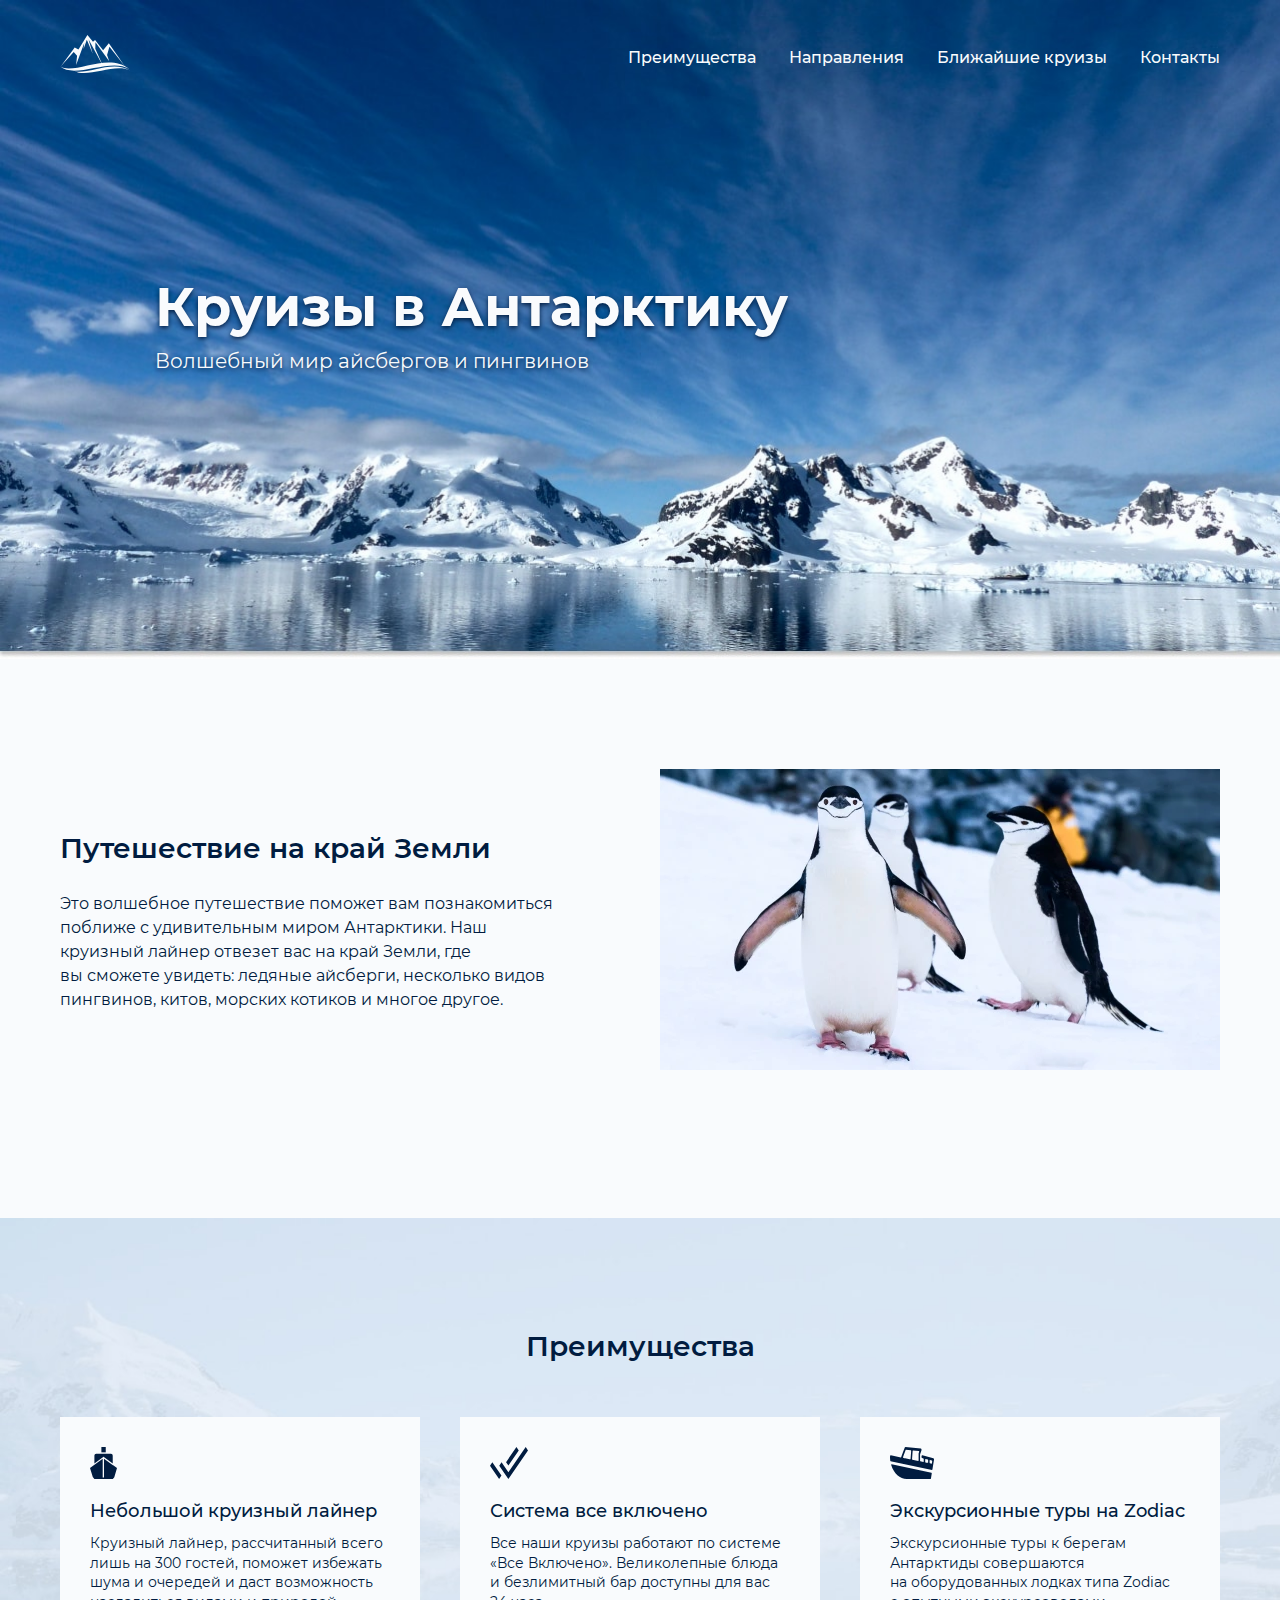
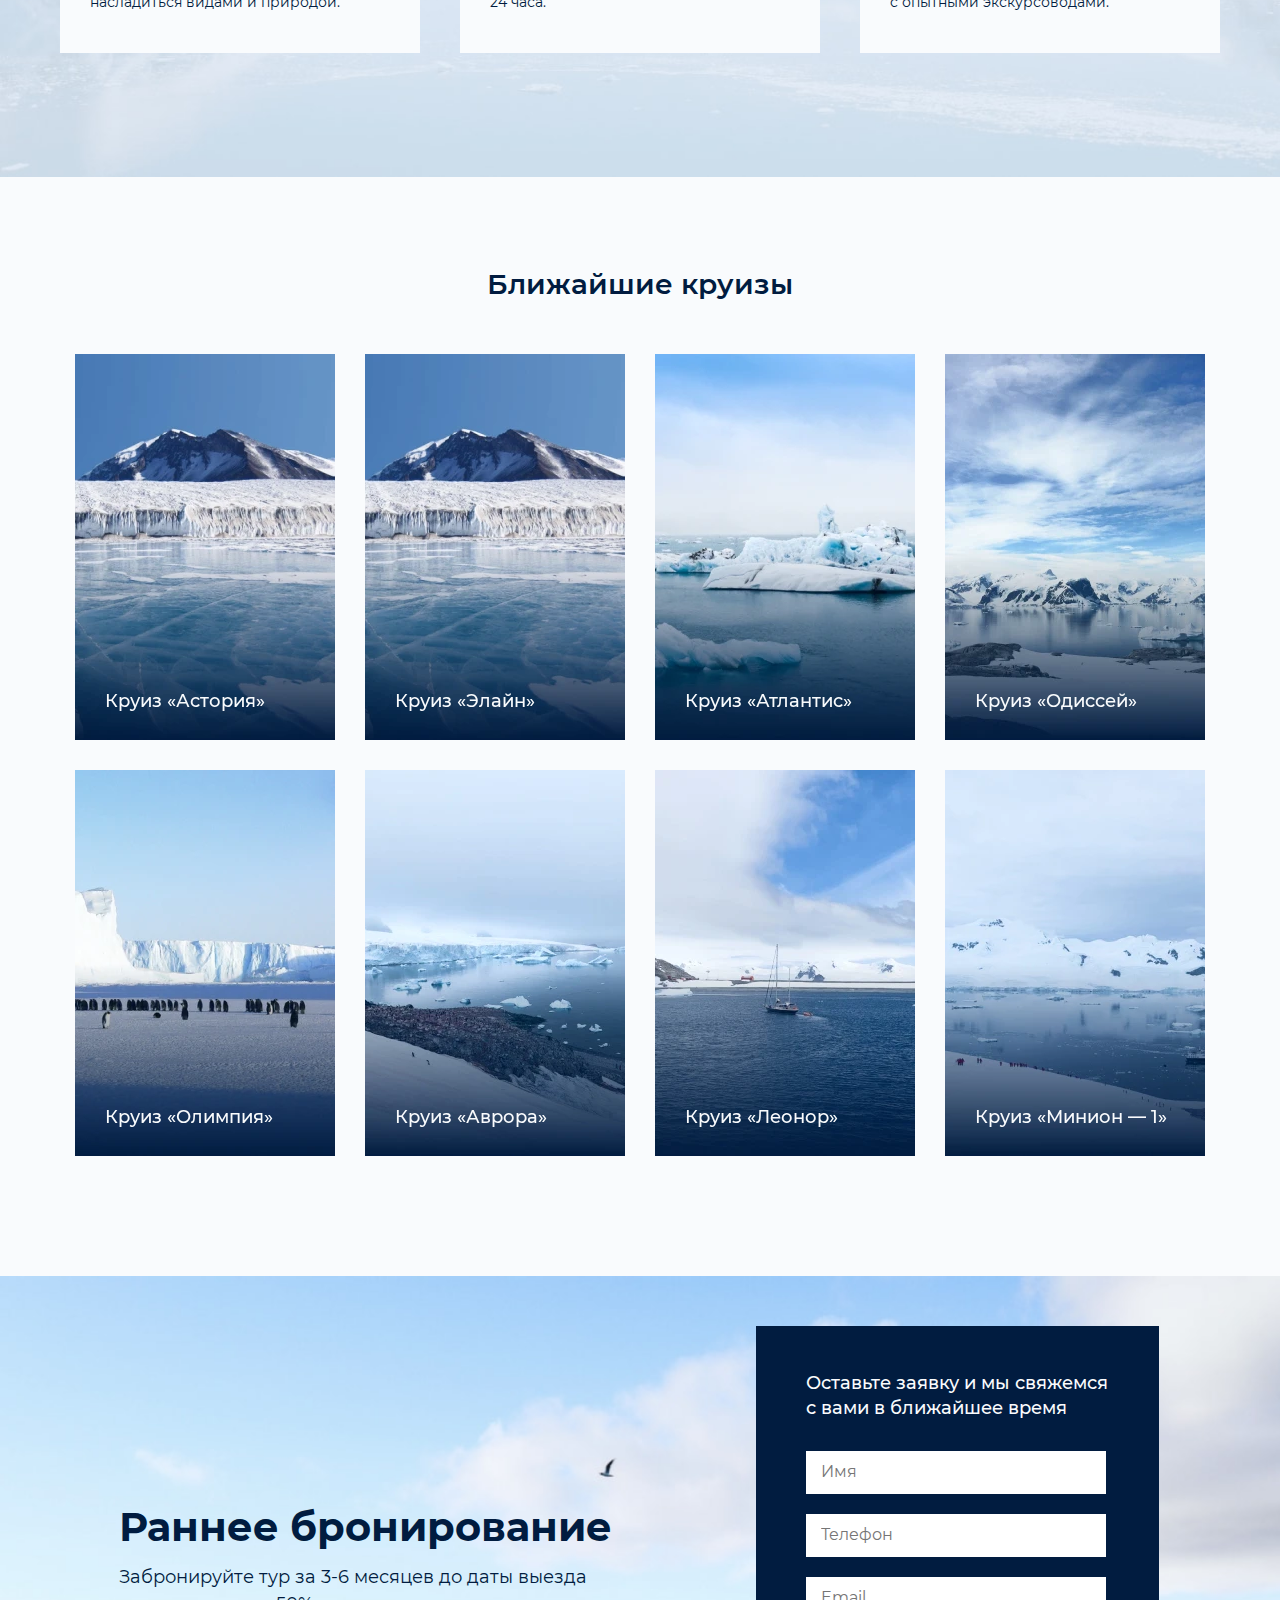
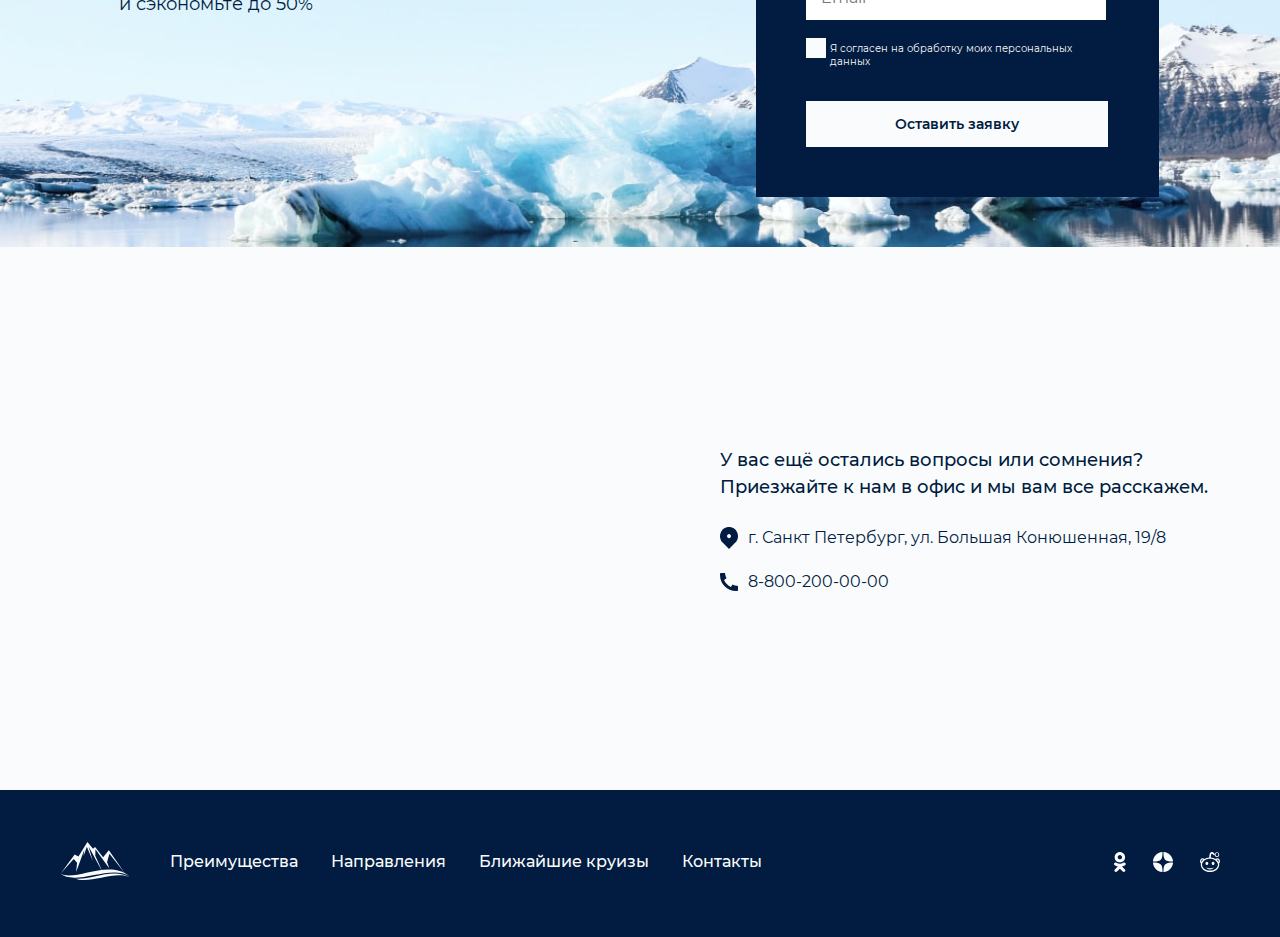
<file: index.html>
<!DOCTYPE html>
<html lang="ru">
  <head>
    <meta charset="UTF-8">
    <meta http-equiv="X-UA-Compatible" content="IE=edge">
    <meta name="viewport" content="width=device-width, initial-scale=1.0">
    <meta name="description" content="Наши круизы помогут вам познакомиться поближе с удивительным миром Антарктики. Наш круизный лайнер отвезет вас на край Земли, где вы сможете увидеть: ледяные айсберги, несколько видов пингвинов, китов, морских котиков и многое другое.">
    <link rel="preload" as="font" href="./fonts/Montserrat-Regular.woff2" crossorigin="">
    <link rel="preload" as="font" href="./fonts/Montserrat-Medium.woff2" crossorigin="">
    <link rel="preload" as="font" href="./fonts/Montserrat-SemiBold.woff2" crossorigin="">
    <link rel="preload" as="font" href="./fonts/Montserrat-Bold.woff2" crossorigin="">
    <title>Cruises to Antarctica</title>
    <link rel="stylesheet" href="css/style.min.css">
  </head>
  <body>
    <div class="wrapper">
      <header class="header">
        <div class="header__container container">
          <nav class="header__user-navigation header__user-navigation--closed user-navigation--header user-navigation" data-nav="main-nav">
            <a class="header__logotype logotype">
              <svg width="70" height="38" role="img" aria-label="логотип 'Круизы в Антарктику'">
                <use class="logotype__icon" xlink:href="./img/svg/logotype.svg#logotype"></use>
              </svg>
            </a>
            <ul class="user-navigation__list user-navigation__list--header">
              <li>
                <a href="#advantages" data-nav="main-nav-link">Преимущества</a>
              </li>
              <li>
                <a href="#" data-nav="main-nav-link">Направления</a>
              </li>
              <li>
                <a href="#cruises" data-nav="main-nav-link">Ближайшие круизы</a>
              </li>
              <li>
                <a href="#contacts" data-nav="main-nav-link">Контакты</a>
              </li>
            </ul>
            <button class="user-navigation__toggle" type="button" data-button="main-nav-toggler" aria-label="Открыть меню"></button>
          </nav>
          <div class="header__content">
            <h1>Круизы в&nbsp;Антарктику</h1>
            <p>Волшебный мир айсбергов и&nbsp;пингвинов</p>
          </div>
        </div>
      </header>
      <main>
        <section class="preview">
          <div class="preview__container container">
            <div class="preview__content">
              <h2>Путешествие на&nbsp;край Земли</h2>
              <p>
                Это волшебное путешествие поможет вам познакомиться поближе с&nbsp;удивительным миром Антарктики. Наш круизный лайнер отвезет вас на&nbsp;край Земли, где вы&nbsp;сможете увидеть: ледяные айсберги, несколько видов пингвинов, китов, морских котиков и&nbsp;многое другое.
              </p>
            </div>
            <div class="preview__image">
              <picture>
                <source media="(min-width: 1024px)"
                  srcset="./img/images/preview-bg-desktop.webp 1x, ./img/images/preview-bg-desktop@2x.webp 2x" width="560" height="301" type="image/webp">
                <source media="(min-width: 768px)"
                  srcset="./img/images/preview-bg-tablet.webp 1x, ./img/images/preview-bg-tablet@2x.webp 2x" width="324" height="175" type="image/webp">
                <source media="(min-width: 280px)"
                  srcset="./img/images/preview-bg-mobile.webp 1x, ./img/images/preview-bg-mobile@2x.webp 2x" width="290" height="156" type="image/webp">
                <source media="(min-width: 768px)"
                  srcset="./img/images/preview-bg-tablet.jpg 1x, ./img/images/preview-bg-tablet@2x.jpg 2x" width="324" height="175">
                <source media="(min-width: 280px)"
                  srcset="./img/images/preview-bg-mobile.jpg 1x, ./img/images/preview-bg-mobile@2x.jpg 2x" width="290" height="156">
                <img src="./img/images/preview-bg-desktop.jpg" srcset="./img/images/preview-bg-desktop@2x.jpg 2x" alt="3 пингвина на снегу" width="560" height="301">
              </picture>
            </div>
          </div>
        </section>

        <section class="advantages" id="advantages">
          <div class="advantages__container container">
            <h2>Преимущества</h2>
            <ul class="advantages__list">
              <li>
                <svg width="27" height="32">
                  <use xlink:href="./img/sprite.svg#advantage-0"></use>
                </svg>
                <h3>Небольшой круизный&nbsp;лайнер</h3>
                <p>
                  Круизный лайнер, рассчитанный всего лишь на&nbsp;300&nbsp;гостей, поможет избежать шума и&nbsp;очередей и&nbsp;даст возможность насладиться видами и&nbsp;природой.
                </p>
              </li>
              <li>
                <svg width="38" height="32">
                  <use xlink:href="./img/sprite.svg#advantage-1"></use>
                </svg>
                <h3>Система все&nbsp;включено</h3>
                <p>
                  Все наши круизы работают по&nbsp;системе &laquo;Все Включено&raquo;. Великолепные блюда и&nbsp;безлимитный бар доступны для вас 24&nbsp;часа.
                </p>
              </li>
              <li>
                <svg width="44" height="32">
                  <use xlink:href="./img/sprite.svg#advantage-2"></use>
                </svg>
                <h3>Экскурсионные туры на&nbsp;Zodiac</h3>
                <p>
                  Экскурсионные туры к&nbsp;берегам Антарктиды совершаются на&nbsp;оборудованных лодках типа Zodiac c&nbsp;опытными экскурсоводами.
                </p>
              </li>
            </ul>
          </div>
        </section>

        <section class="cruises" id="cruises">
          <div class="cruises__container container">
            <h2>Ближайшие круизы</h2>
            <ul class="cruises__list">
              <li class="cruises__list-item" tabindex="0">
                <div class="cruises__card">
                  <div class="cruises__card-front" data-cruise="Круиз &laquo;Астория&raquo;">
                    <div class="cruises__image">
                      <picture>
                        <source media="(min-width: 1024px)"
                        srcset="./img/images/astoria-desktop.webp 1x, ./img/images/astoria-desktop@2x.webp 2x" width="260" height="386" type="image/webp">
                        <source media="(min-width: 768px)"
                        srcset="./img/images/astoria-tablet.webp 1x, ./img/images/astoria-tablet@2x.webp 2x" width="309" height="386" type="image/webp">
                        <source media="(min-width: 280px)"
                        srcset="./img/images/astoria-mobile.webp 1x, ./img/images/astoria-mobile@2x.webp 2x" width="270" height="386" type="image/webp">
                        <source media="(min-width: 1024px)"
                        srcset="./img/images/astoria-desktop.jpg 1x, ./img/images/astoria-desktop@2x.jpg 2x" width="260" height="386">
                        <source media="(min-width: 768px)"
                        srcset="./img/images/astoria-tablet.jpg 1x, ./img/images/astoria-tablet@2x.jpg 2x" width="309" height="386">
                        <source media="(min-width: 280px)"
                        srcset="./img/images/astoria-mobile.jpg 1x, ./img/images/astoria-mobile@2x.jpg 2x" width="270" height="386">
                        <img src="./img/images/astoria-desktop.jpg" srcset="./img/images/astoria-desktop@2x.jpg 2x" width="260" height="386" alt="">
                      </picture>
                    </div>
                  </div>
                  <div class="cruises__card-back">
                    <div class="cruises__title-wrapper">
                      <h3>Круиз &laquo;Астория&raquo;</h3>
                    </div>
                    <dl>
                      <dt>Маршрут</dt>
                      <dd>Аргентина&nbsp;&mdash; Фолклендские острова&nbsp;&mdash; Антарктида</dd>
                      <dt>Порт отправления</dt>
                      <dd>Ушуайя</dd>
                      <dt>Продолжительность</dt>
                      <dd>11&nbsp;дней</dd>
                      <dt>Цена</dt>
                      <dd>от&nbsp;11500&nbsp;$</dd>
                    </dl>
                    <a href="#" class="btn">Забронировать</a>
                  </div>
                </div>
              </li>
              <li class="cruises__list-item" tabindex="0">
                <div class="cruises__card">
                  <div class="cruises__card-front" data-cruise="Круиз &laquo;Элайн&raquo;">
                    <div class="cruises__image">
                      <picture>
                        <source media="(min-width: 1024px)"
                          srcset="./img/images/astoria-desktop.webp 1x, ./img/images/astoria-desktop@2x.webp 2x" width="260" height="386" type="image/webp">
                        <source media="(min-width: 768px)"
                          srcset="./img/images/astoria-tablet.webp 1x, ./img/images/astoria-tablet@2x.webp 2x" width="309" height="386" type="image/webp">
                        <source media="(min-width: 280px)"
                          srcset="./img/images/astoria-mobile.webp 1x, ./img/images/astoria-mobile@2x.webp 2x" width="270" height="386" type="image/webp">
                        <source media="(min-width: 1024px)"
                          srcset="./img/images/astoria-desktop.jpg 1x, ./img/images/astoria-desktop@2x.jpg 2x" width="260" height="386">
                        <source media="(min-width: 768px)"
                          srcset="./img/images/astoria-tablet.jpg 1x, ./img/images/astoria-tablet@2x.jpg 2x" width="309" height="386">
                        <source media="(min-width: 280px)"
                          srcset="./img/images/astoria-mobile.jpg 1x, ./img/images/astoria-mobile@2x.jpg 2x" width="270" height="386">
                        <img src="./img/images/astoria-desktop.jpg" srcset="./img/images/astoria-desktop@2x.jpg 2x" width="260" height="386" alt="">
                      </picture>
                    </div>
                  </div>
                  <div class="cruises__card-back">
                    <div class="cruises__title-wrapper">
                      <h3>Круиз &laquo;Элайн&raquo;</h3>
                    </div>
                    <dl>
                      <dt>Маршрут</dt>
                      <dd>Аргентина&nbsp;&mdash; Фолклендские острова&nbsp;&mdash; Антарктида&nbsp;&mdash; Чили</dd>
                      <dt>Порт отправления</dt>
                      <dd>Буэнос-Айрес</dd>
                      <dt>Продолжительность</dt>
                      <dd>20&nbsp;дней</dd>
                      <dt>Цена</dt>
                      <dd>от&nbsp;14500&nbsp;$</dd>
                    </dl>
                    <a href="#" class="btn">Забронировать</a>
                  </div>
                </div>
              </li>
              <li class="cruises__list-item" tabindex="0">
                <div class="cruises__card">
                  <div class="cruises__card-front" data-cruise="Круиз &laquo;Атлантис&raquo;">
                    <div class="cruises__image">
                      <picture>
                        <source media="(min-width: 1024px)"
                          srcset="./img/images/atlantis-desktop.webp 1x, ./img/images/atlantis-desktop@2x.webp 2x" width="260" height="386" type="image/webp">
                        <source media="(min-width: 768px)"
                          srcset="./img/images/atlantis-tablet.webp 1x, ./img/images/atlantis-tablet@2x.webp 2x" width="309" height="386" type="image/webp">
                        <source media="(min-width: 280px)"
                          srcset="./img/images/atlantis-mobile.webp 1x, ./img/images/atlantis-mobile@2x.webp 2x" width="270" height="386" type="image/webp">
                        <source media="(min-width: 1024px)"
                          srcset="./img/images/atlantis-desktop.jpg 1x, ./img/images/atlantis-desktop@2x.jpg 2x" width="260" height="386">
                        <source media="(min-width: 768px)"
                          srcset="./img/images/atlantis-tablet.jpg 1x, ./img/images/atlantis-tablet@2x.jpg 2x" width="309" height="386">
                        <source media="(min-width: 280px)"
                          srcset="./img/images/atlantis-mobile.jpg 1x, ./img/images/atlantis-mobile@2x.jpg 2x" width="270" height="386">
                        <img src="./img/images/atlantis-desktop.jpg" srcset="./img/images/atlantis-desktop@2x.jpg 2x" width="260" height="386" alt="">
                      </picture>
                    </div>
                  </div>
                  <div class="cruises__card-back">
                    <div class="cruises__title-wrapper">
                      <h3>Круиз &laquo;Атлантис&raquo;</h3>
                    </div>
                    <dl>
                      <dt>Маршрут</dt>
                      <dd>Аргентина&nbsp;&mdash; Южная Георгия и&nbsp;Южные Сандвичевы Острова&nbsp;&mdash; Антарктида</dd>
                      <dt>Порт отправления</dt>
                      <dd>Ушуайя</dd>
                      <dt>Продолжительность</dt>
                      <dd>15&nbsp;дней</dd>
                      <dt>Цена</dt>
                      <dd>от&nbsp;14500&nbsp;$</dd>
                    </dl>
                    <a href="#" class="btn">Забронировать</a>
                  </div>
                </div>
              </li>
              <li class="cruises__list-item" tabindex="0">
                <div class="cruises__card">
                  <div class="cruises__card-front" data-cruise="Круиз &laquo;Одиссей&raquo;">
                    <div class="cruises__image">
                      <picture>
                        <source media="(min-width: 1024px)"
                          srcset="./img/images/odysey-desktop.webp 1x, ./img/images/odysey-desktop@2x.webp 2x" width="260" height="386" type="image/webp">
                        <source media="(min-width: 768px)"
                          srcset="./img/images/odysey-tablet.webp 1x, ./img/images/odysey-tablet@2x.webp 2x" width="309" height="386" type="image/webp">
                        <source media="(min-width: 280px)"
                          srcset="./img/images/odysey-mobile.webp 1x, ./img/images/odysey-mobile@2x.webp 2x" width="270" height="386" type="image/webp">
                        <source media="(min-width: 1024px)"
                          srcset="./img/images/odysey-desktop.jpg 1x, ./img/images/odysey-desktop@2x.jpg 2x" width="260" height="386">
                        <source media="(min-width: 768px)"
                          srcset="./img/images/odysey-tablet.jpg 1x, ./img/images/odysey-tablet@2x.jpg 2x" width="309" height="386">
                        <source media="(min-width: 280px)"
                          srcset="./img/images/odysey-mobile.jpg 1x, ./img/images/odysey-mobile@2x.jpg 2x" width="270" height="386">
                        <img src="./img/images/odysey-desktop.jpg" srcset="./img/images/odysey-desktop@2x.jpg 2x" width="260" height="386" alt="">
                      </picture>
                    </div>
                  </div>
                  <div class="cruises__card-back">
                    <div class="cruises__title-wrapper">
                      <h3>Круиз &laquo;Одиссей&raquo;</h3>
                    </div>
                    <dl>
                      <dt>Маршрут</dt>
                      <dd>Чили&nbsp;&mdash; Антарктида</dd>
                      <dt>Порт отправления</dt>
                      <dd>Пунта-Аренас</dd>
                      <dt>Продолжительность</dt>
                      <dd>13&nbsp;дней</dd>
                      <dt>Цена</dt>
                      <dd>от&nbsp;9700&nbsp;$</dd>
                    </dl>
                    <a href="#" class="btn">Забронировать</a>
                  </div>
                </div>
              </li>
              <li class="cruises__list-item" tabindex="0">
                <div class="cruises__card">
                  <div class="cruises__card-front" data-cruise="Круиз &laquo;Олимпия&raquo;">
                    <div class="cruises__image">
                      <picture>
                        <source media="(min-width: 1024px)"
                          srcset="./img/images/olympia-desktop.webp 1x, ./img/images/olympia-desktop@2x.webp 2x" width="260" height="386" type="image/webp">
                        <source media="(min-width: 768px)"
                          srcset="./img/images/olympia-tablet.webp 1x, ./img/images/olympia-tablet@2x.webp 2x" width="309" height="386" type="image/webp">
                        <source media="(min-width: 280px)"
                          srcset="./img/images/olympia-mobile.webp 1x, ./img/images/olympia-mobile@2x.webp 2x" width="270" height="386" type="image/webp">
                        <source media="(min-width: 1024px)"
                          srcset="./img/images/olympia-desktop.jpg 1x, ./img/images/olympia-desktop@2x.jpg 2x" width="260" height="386">
                        <source media="(min-width: 768px)"
                          srcset="./img/images/olympia-tablet.jpg 1x, ./img/images/olympia-tablet@2x.jpg 2x" width="309" height="386">
                        <source media="(min-width: 280px)"
                          srcset="./img/images/olympia-mobile.jpg 1x, ./img/images/olympia-mobile@2x.jpg 2x" width="270" height="386">
                        <img src="./img/images/olympia-desktop.jpg" srcset="./img/images/olympia-desktop@2x.jpg 2x" width="260" height="386" alt="">
                      </picture>
                    </div>
                  </div>
                  <div class="cruises__card-back">
                    <div class="cruises__title-wrapper">
                      <h3>Круиз &laquo;Олимпия&raquo;</h3>
                    </div>
                    <dl>
                      <dt>Маршрут</dt>
                      <dd>Аргентина&nbsp;&mdash; Фолклендские острова&nbsp;&mdash; Южная Георгия&nbsp;&mdash; Антарктида</dd>
                      <dt>Порт отправления</dt>
                      <dd>Ушуайя</dd>
                      <dt>Продолжительность</dt>
                      <dd>21&nbsp;день</dd>
                      <dt>Цена</dt>
                      <dd>от&nbsp;18600&nbsp;$</dd>
                    </dl>
                    <a href="#" class="btn">Забронировать</a>
                  </div>
                </div>
              </li>
              <li class="cruises__list-item" tabindex="0">
                <div class="cruises__card">
                  <div class="cruises__card-front" data-cruise="Круиз &laquo;Аврора&raquo;">
                    <div class="cruises__image">
                      <picture>
                        <source media="(min-width: 1024px)"
                          srcset="./img/images/aurora-desktop.webp 1x, ./img/images/aurora-desktop@2x.webp 2x" width="260" height="386" type="image/webp">
                        <source media="(min-width: 768px)"
                          srcset="./img/images/aurora-tablet.webp 1x, ./img/images/aurora-tablet@2x.webp 2x" width="309" height="386" type="image/webp">
                        <source media="(min-width: 280px)"
                          srcset="./img/images/aurora-mobile.webp 1x, ./img/images/aurora-mobile@2x.webp 2x" width="270" height="386" type="image/webp">
                        <source media="(min-width: 1024px)"
                          srcset="./img/images/aurora-desktop.jpg 1x, ./img/images/aurora-desktop@2x.jpg 2x" width="260" height="386">
                        <source media="(min-width: 768px)"
                          srcset="./img/images/aurora-tablet.jpg 1x, ./img/images/aurora-tablet@2x.jpg 2x" width="309" height="386">
                        <source media="(min-width: 280px)"
                          srcset="./img/images/aurora-mobile.jpg 1x, ./img/images/aurora-mobile@2x.jpg 2x" width="270" height="386">
                        <img src="./img/images/aurora-desktop.jpg" srcset="./img/images/aurora-desktop@2x.jpg 2x" width="260" height="386" alt="">
                      </picture>
                    </div>
                  </div>
                  <div class="cruises__card-back">
                    <div class="cruises__title-wrapper">
                      <h3>Круиз &laquo;Аврора&raquo;</h3>
                    </div>
                    <dl>
                      <dt>Маршрут</dt>
                      <dd>Аргентина&nbsp;&mdash; Антарктида&nbsp;&mdash; Чили</dd>
                      <dt>Порт отправления</dt>
                      <dd>Ушуайя</dd>
                      <dt>Продолжительность</dt>
                      <dd>14&nbsp;дней</dd>
                      <dt>Цена</dt>
                      <dd>от&nbsp;11700&nbsp;$</dd>
                    </dl>
                    <a href="#" class="btn">Забронировать</a>
                  </div>
                </div>
              </li>
              <li class="cruises__list-item" tabindex="0">
                <div class="cruises__card">
                  <div class="cruises__card-front" data-cruise="Круиз &laquo;Леонор&raquo;">
                    <div class="cruises__image">
                      <picture>
                        <source media="(min-width: 1024px)"
                          srcset="./img/images/leonor-desktop.webp 1x, ./img/images/leonor-desktop@2x.webp 2x" width="260" height="386" type="image/webp">
                        <source media="(min-width: 768px)"
                          srcset="./img/images/leonor-tablet.webp 1x, ./img/images/leonor-tablet@2x.webp 2x" width="309" height="386" type="image/webp">
                        <source media="(min-width: 280px)"
                          srcset="./img/images/leonor-mobile.webp 1x, ./img/images/leonor-mobile@2x.webp 2x" width="270" height="386" type="image/webp">
                        <source media="(min-width: 1024px)"
                          srcset="./img/images/leonor-desktop.jpg 1x, ./img/images/leonor-desktop@2x.jpg 2x" width="260" height="386">
                        <source media="(min-width: 768px)"
                          srcset="./img/images/leonor-tablet.jpg 1x, ./img/images/leonor-tablet@2x.jpg 2x" width="309" height="386">
                        <source media="(min-width: 280px)"
                          srcset="./img/images/leonor-mobile.jpg 1x, ./img/images/leonor-mobile@2x.jpg 2x" width="270" height="386">
                        <img src="./img/images/leonor-desktop.jpg" srcset="./img/images/leonor-desktop@2x.jpg 2x" width="260" height="386" alt="">
                      </picture>
                    </div>
                  </div>
                  <div class="cruises__card-back">
                    <div class="cruises__title-wrapper">
                      <h3>Круиз &laquo;Леонор&raquo;</h3>
                    </div>
                    <dl>
                      <dt>Маршрут</dt>
                      <dd>Чили&nbsp;&mdash; Южная Георгия&nbsp;&mdash; Антарктида&nbsp;&mdash; Аргентина</dd>
                      <dt>Порт отправления</dt>
                      <dd>Пунта-Аренас</dd>
                      <dt>Продолжительность</dt>
                      <dd>17&nbsp;дней</dd>
                      <dt>Цена</dt>
                      <dd>от&nbsp;12500&nbsp;$</dd>
                    </dl>
                    <a href="#" class="btn">Забронировать</a>
                  </div>
                </div>
              </li>
              <li class="cruises__list-item" tabindex="0">
                <div class="cruises__card">
                  <div class="cruises__card-front" data-cruise="Круиз &laquo;Минион&nbsp;&mdash; 1&raquo;">
                    <div class="cruises__image">
                      <picture>
                        <source media="(min-width: 1024px)"
                          srcset="./img/images/minion-desktop.webp 1x, ./img/images/minion-desktop@2x.webp 2x" width="260" height="386" type="image/webp">
                        <source media="(min-width: 768px)"
                          srcset="./img/images/minion-tablet.webp 1x, ./img/images/minion-tablet@2x.webp 2x" width="309" height="386" type="image/webp">
                        <source media="(min-width: 280px)"
                          srcset="./img/images/minion-mobile.webp 1x, ./img/images/minion-mobile@2x.webp 2x" width="270" height="386" type="image/webp">
                        <source media="(min-width: 1024px)"
                          srcset="./img/images/minion-desktop.jpg 1x, ./img/images/minion-desktop@2x.jpg 2x" width="260" height="386">
                        <source media="(min-width: 768px)"
                          srcset="./img/images/minion-tablet.jpg 1x, ./img/images/minion-tablet@2x.jpg 2x" width="309" height="386">
                        <source media="(min-width: 280px)"
                          srcset="./img/images/minion-mobile.jpg 1x, ./img/images/minion-mobile@2x.jpg 2x" width="270" height="386">
                        <img src="./img/images/minion-desktop.jpg" srcset="./img/images/minion-desktop@2x.jpg 2x" width="260" height="386" alt="">
                      </picture>
                    </div>
                  </div>
                  <div class="cruises__card-back">
                    <div class="cruises__title-wrapper">
                      <h3>Круиз &laquo;Минион&nbsp;&mdash; 1&raquo;</h3>
                    </div>
                    <dl>
                      <dt>Маршрут</dt>
                      <dd>Аргентина&nbsp;&mdash; Антарктида</dd>
                      <dt>Порт отправления</dt>
                      <dd>Ушуайя</dd>
                      <dt>Продолжительность</dt>
                      <dd>11&nbsp;дней</dd>
                      <dt>Цена</dt>
                      <dd>от&nbsp;12300&nbsp;$</dd>
                    </dl>
                    <a href="#" class="btn">Забронировать</a>
                  </div>
                </div>
              </li>
            </ul>
          </div>
        </section>

        <section class="booking">
          <div class="booking__container container">
            <div class="booking__text">
              <h2>Раннее бронирование</h2>
              <span>
                Забронируйте тур за&nbsp;3-6 месяцев до&nbsp;даты выезда и&nbsp;сэкономьте до&nbsp;50%
              </span>
            </div>
            <div class="booking__form-wrapper">
              <div class="booking__form" data-form-validate>
                <p>Оставьте заявку и&nbsp;мы&nbsp;свяжемся с&nbsp;вами в&nbsp;ближайшее время</p>
                <form action="https://echo.htmlacademy.ru/">
                  <div class="custom-input" data-message-base="Обязательное поле" data-validate-type="text" data-required>
                    <label for="name" aria-label="Введите имя">
                      <input id="name" type="text" name="name" placeholder="Имя" required>
                    </label>
                  </div>
                  <div class="custom-input" data-message-base="Обязательное поле" data-validate-type="phone" data-required>
                    <label for="phone" aria-label="Введите номер телефона">
                      <input id="phone" type="tel" name="phone" placeholder="Телефон" required>
                    </label>
                  </div>
                  <div class="custom-input" data-message-base="Обязательное поле" data-validate-type="email" data-required>
                    <label for="email" aria-label="Введите email">
                      <input id="email" type="email" name="email" placeholder="Email" required>
                    </label>
                  </div>
                  <div class="custom-toggle custom-toggle--checkbox" data-message-base="Обязательное поле" data-validate-type="checkbox" data-required>
                    <label for="agreement">
                      Я согласен на обработку моих персональных данных
                      <input id="agreement" type="checkbox" name="agreement" required>
                    </label>
                  </div>
                  <button class="btn" type="submit">Оставить заявку</button>
                </form>
              </div>
            </div>
          </div>
        </section>

        <section class="contacts" id="contacts">
          <div class="contacts__container container">
            <div class="contacts__map">
              <iframe src="https://yandex.ru/map-widget/v1/?um=constructor%3Ab7a2cee9f82dc640d3e96fe70193196617af127f59afa6033b49a0d4da257c4b&amp;source=constructor" width="560" height="306"></iframe>
            </div>
            <div class="contacts__text">
              <h2>
                У&nbsp;вас ещё остались вопросы или сомнения?
                Приезжайте к&nbsp;нам в&nbsp;офис и&nbsp;мы&nbsp;вам все расскажем.
              </h2>
              <address class="contacts__address">
                <p>
                  <svg width="18" height="22">
                    <use xlink:href="./img/sprite.svg#map-pin"></use>
                  </svg>
                  <span>г.&nbsp;Санкт Петербург, ул.&nbsp;Большая Конюшенная,&nbsp;19/8</span>
                </p>
                <a href="tel:+78002000000">
                  <svg width="18" height="18">
                    <use xlink:href="./img/sprite.svg#phone"></use>
                  </svg>
                  <span>8-800-200-00-00</span>
                </a>
              </address>
            </div>
          </div>
        </section>
      </main>

      <footer class="footer">
        <div class="footer__container container">
          <div class="footer__user-navigation user-navigation user-navigation--footer">
            <a class="footer__logotype logotype">
              <svg width="70" height="38" role="img" aria-label="логотип 'Круизы в Антарктику'">
                <use class="logotype__icon" xlink:href="./img/svg/logotype.svg#logotype"></use>
              </svg>
            </a>
            <ul class="user-navigation__list user-navigation__list--footer">
              <li>
                <a href="#">Преимущества</a>
              </li>
              <li>
                <a href="#">Направления</a>
              </li>
              <li>
                <a href="#">Ближайшие круизы</a>
              </li>
              <li>
                <a href="#">Контакты</a>
              </li>
            </ul>
          </div>
          <ul class="footer__social-links social-links">
            <li>
              <a href="#" aria-label="ok.ru">
                <svg width="12" height="20">
                  <use xlink:href="./img/sprite.svg#ok"></use>
                </svg>
              </a>
            </li>
            <li>
              <a href="#" aria-label="dzen.ru">
                <svg width="20" height="20">
                  <use xlink:href="./img/sprite.svg#dzen"></use>
                </svg>
              </a>
            </li>
            <li>
              <a href="#" aria-label="reddit.com">
                <svg width="20" height="20">
                  <use xlink:href="./img/sprite.svg#reddit"></use>
                </svg>
              </a>
            </li>
          </ul>
        </div>
      </footer>
    </div>

    <script src="js/vendor.min.js"></script>
    <script src="js/main.min.js"></script>
  </body>
</html>
</file>
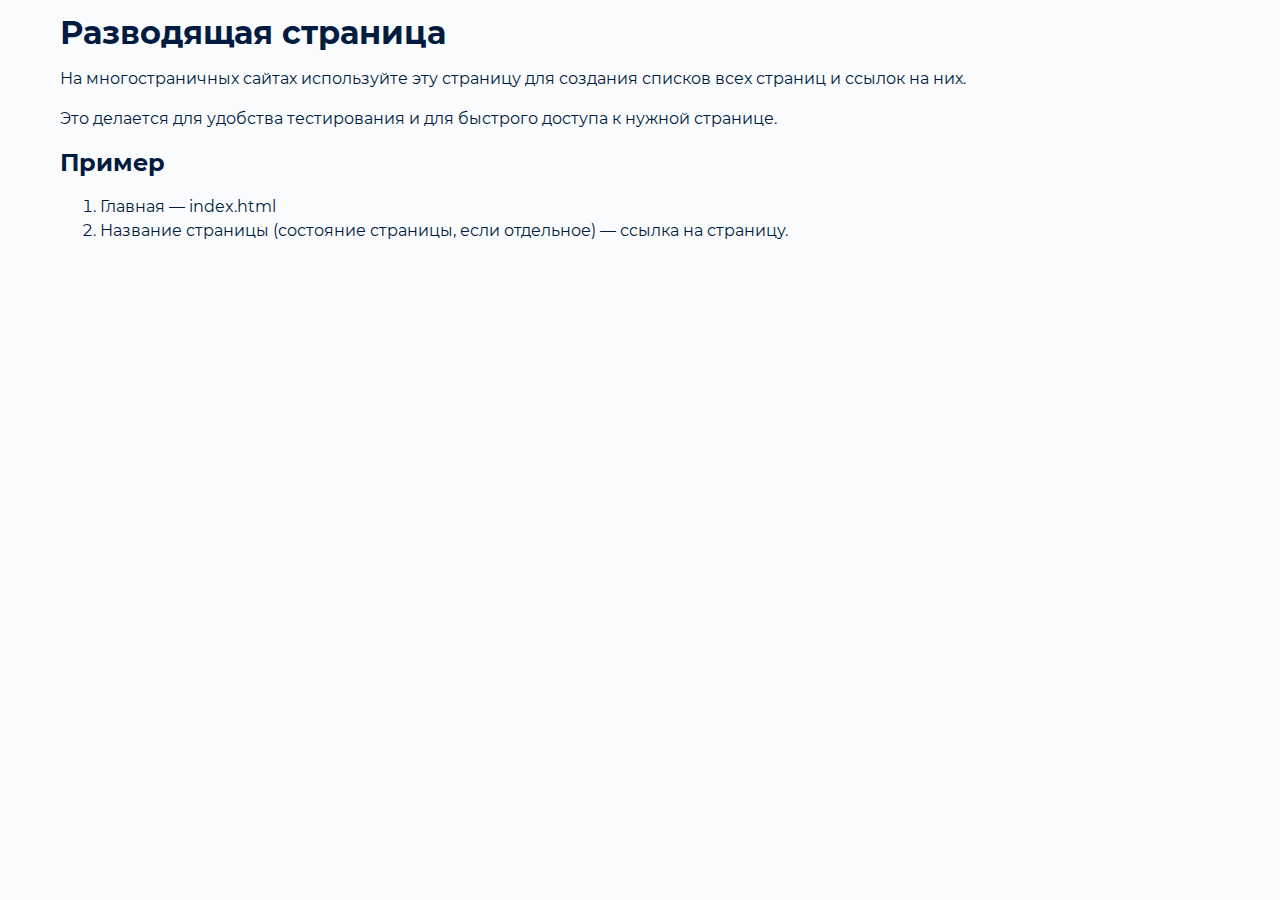
<file: sitemap.html>
<!DOCTYPE html>
<html lang="ru">
  <head>
    <meta charset="UTF-8">
    <meta http-equiv="X-UA-Compatible" content="IE=edge">
    <meta name="viewport" content="width=device-width, initial-scale=1.0">
    <meta name="description" content="">
    <link rel="preload" as="font" href="./fonts/Montserrat-Regular.woff2" crossorigin="">
    <link rel="preload" as="font" href="./fonts/Montserrat-Medium.woff2" crossorigin="">
    <link rel="preload" as="font" href="./fonts/Montserrat-SemiBold.woff2" crossorigin="">
    <link rel="preload" as="font" href="./fonts/Montserrat-Bold.woff2" crossorigin="">
    <title>Cruises to Antarctica</title>
    <link rel="stylesheet" href="css/style.min.css">
  </head>
  <body>
    <div class="wrapper">
      <header>
        <div class="container"></div>
      </header>
      <main>
        <section class="intro">
          <div class="container">
            <h1>Разводящая страница</h1>
            <p>На многостраничных сайтах используйте эту страницу для создания списков всех страниц и ссылок на них.</p>
            <p>Это делается для удобства тестирования и для быстрого доступа к нужной странице.</p>
            <h2>Пример</h2>
            <ol>
              <li>
                <a href="index.html">Главная — index.html</a>
              </li>
              <li>
                <a href="#">Название страницы (состояние страницы, если отдельное) — ссылка на страницу.</a>
              </li>
            </ol>
          </div>
        </section>
      </main>
      <footer>
        <div class="container"></div>
      </footer>
    </div>
  </body>
</html>
</file>
<file: css/style.min.css>
/*! normalize.css v8.0.1 | MIT License | github.com/necolas/normalize.css */
html{-webkit-text-size-adjust:100%}details,main{display:block}h1{margin:.67em 0;font-size:2em}hr{-webkit-box-sizing:content-box;box-sizing:content-box;height:0;overflow:visible}code,kbd,pre,samp{font-size:1em;font-family:monospace,monospace}a{background-color:transparent;color:#011c40;text-decoration:none}abbr[title]{-webkit-text-decoration:underline dotted;text-decoration:underline dotted;border-bottom:none}b,strong{font-weight:bolder}small{font-size:80%}sub,sup{position:relative;font-size:75%;line-height:0;vertical-align:baseline}sub{bottom:-.25em}sup{top:-.5em}img{border-style:none}button,input,optgroup,select,textarea{margin:0;font-size:100%;line-height:1.15;font-family:inherit}button,input{overflow:visible}button,select{text-transform:none}[type=button]::-moz-focus-inner,[type=reset]::-moz-focus-inner,[type=submit]::-moz-focus-inner,button::-moz-focus-inner{padding:0;border-style:none}[type=button]:-moz-focusring,[type=reset]:-moz-focusring,[type=submit]:-moz-focusring,button:-moz-focusring{outline:1px dotted ButtonText}fieldset{padding:.35em .75em .625em}legend{display:table;max-width:100%;color:inherit;white-space:normal}progress{vertical-align:baseline}textarea{overflow:auto;resize:none}[type=checkbox],[type=radio],legend{-webkit-box-sizing:border-box;box-sizing:border-box;padding:0}[type=number]::-webkit-inner-spin-button,[type=number]::-webkit-outer-spin-button{height:auto}[type=search]{outline-offset:-2px;-webkit-appearance:textfield}[type=search]::-webkit-search-decoration{-webkit-appearance:none}::-webkit-file-upload-button{font:inherit;-webkit-appearance:button}summary{display:list-item}[hidden],template{display:none}@font-face{font-display:swap;font-style:normal;font-weight:400;font-family:"Montserrat";src:url(../fonts/Montserrat-Regular.woff2) format("woff2"),url(../fonts/Montserrat-Regular.woff) format("woff")}@font-face{font-display:swap;font-style:normal;font-weight:500;font-family:"Montserrat";src:url(../fonts/Montserrat-Medium.woff2) format("woff2"),url(../fonts/Montserrat-Medium.woff) format("woff")}@font-face{font-display:swap;font-style:normal;font-weight:600;font-family:"Montserrat";src:url(../fonts/Montserrat-SemiBold.woff2) format("woff2"),url(../fonts/Montserrat-SemiBold.woff) format("woff")}@font-face{font-display:swap;font-style:normal;font-weight:700;font-family:"Montserrat";src:url(../fonts/Montserrat-Bold.woff2) format("woff2"),url(../fonts/Montserrat-Bold.woff) format("woff")}*,::after,::before{-webkit-box-sizing:border-box;box-sizing:border-box}body,html{margin:0;padding:0;min-height:100vh}html{font-style:normal;font-weight:400;font-size:16px;line-height:24px;font-family:"Montserrat","Arial",sans-serif;color:#011c40;scroll-behavior:smooth;-webkit-font-smoothing:antialiased;-moz-osx-font-smoothing:grayscale;text-rendering:optimizeLegibility}body{width:100%;height:100%;background-color:#f9fbfd}img,video{display:block;max-width:100%;height:auto}input:-webkit-autofill{-webkit-box-shadow:inset 0 0 0 1000px #f9fbfd;box-shadow:inset 0 0 0 1000px #f9fbfd;-webkit-text-fill-color:#011c40}input,select,textarea{border-radius:0}input::-webkit-input-placeholder,textarea::-webkit-input-placeholder{opacity:1}input::-moz-placeholder,textarea::-moz-placeholder{opacity:1}input:-ms-input-placeholder,textarea:-ms-input-placeholder{opacity:1}input::-ms-input-placeholder,textarea::-ms-input-placeholder{opacity:1}input::placeholder,textarea::placeholder{opacity:1}input:invalid,textarea:invalid{-webkit-box-shadow:none;box-shadow:none}input::-ms-clear,input::-ms-reveal{display:none}input[type=search]::-webkit-search-cancel-button,input[type=search]::-webkit-search-decoration,input[type=search]::-webkit-search-results-button,input[type=search]::-webkit-search-results-decoration{-webkit-appearance:none;appearance:none}input::-webkit-inner-spin-button,input::-webkit-outer-spin-button{margin:0;-webkit-appearance:none;appearance:none}input[type=number]{-webkit-appearance:textfield;-moz-appearance:textfield;appearance:textfield}input:matches([type=email],[type=number],[type=password],[type=search],[type=tel],[type=text],[type=url]),select,textarea{-webkit-appearance:none;-moz-appearance:none;appearance:none}[type=button],[type=reset],[type=submit],button{-webkit-appearance:none;-moz-appearance:none;appearance:none}.wrapper{position:relative;display:-webkit-box;display:-ms-flexbox;display:flex;-webkit-box-orient:vertical;-webkit-box-direction:normal;-ms-flex-direction:column;flex-direction:column;min-height:100vh;min-height:calc(100*var(--vh, 1vh))}.wrapper .footer,.wrapper .header{-ms-flex-negative:0;flex-shrink:0}.wrapper main{-webkit-box-flex:1;-ms-flex-positive:1;flex-grow:1}.visually-hidden{position:absolute;width:1px;height:1px;margin:-1px;padding:0;overflow:hidden;white-space:nowrap;border:0;clip:rect(0 0 0 0);-webkit-clip-path:inset(100%);clip-path:inset(100%)}.scroll-lock-ios{position:fixed;overflow:hidden}.scroll-lock{overflow:hidden}.no-scrollbar{-ms-overflow-style:none;scrollbar-width:none}.no-scrollbar::-webkit-scrollbar{display:none}.no-transition{-webkit-transition:none!important;transition:none!important}.js-focus-visible :focus:not(.focus-visible){outline:0}.container{width:100%;max-width:1240px;margin:0 auto;padding:0 40px}.btn{display:-webkit-inline-box;display:-ms-inline-flexbox;display:inline-flex;font-size:14px;font-weight:600;font-family:"Montserrat","Arial",sans-serif;border:0;color:#011c40;background-color:#f9fbfd;cursor:pointer;-webkit-transition:opacity .3s ease;transition:opacity .3s ease}.btn:disabled{opacity:.5;pointer-events:none}.btn.focus-visible:focus{opacity:.8}.custom-input,.custom-input label{display:-webkit-box;display:-ms-flexbox;display:flex}.custom-input{position:relative;width:303px;padding:10px 0}.custom-input label{-webkit-box-align:center;-ms-flex-align:center;align-items:center;width:100%}.custom-input input,.custom-input textarea{-webkit-box-flex:1;-ms-flex-positive:1;flex-grow:1;max-width:300px;min-height:43px;padding:10px 10px 10px 15px;border:0;outline:0;-webkit-transition:border .3s ease;transition:border .3s ease}.custom-input input:hover,.custom-input textarea:hover{border:1px solid rgba(1,28,64,.5)}.custom-input input:focus,.custom-input textarea:focus{border:1px solid rgba(1,28,64,.8)}.custom-input__error{position:absolute;right:0;bottom:35px;color:#ff1553;opacity:0;-webkit-transition:opacity .3s ease;transition:opacity .3s ease}.is-valid input{border:2px solid #22b259}.is-valid input:focus,.is-valid input:hover{border:2px solid rgba(34,178,89,.5)}.input-message{pointer-events:none;position:absolute;left:0;top:-8px}.input-message.is-invalid{color:red}.input-message.is-valid{color:#15ab07}.is-invalid input,.is-invalid textarea{border:2px solid #ff1553}.is-invalid input:focus,.is-invalid input:hover,.is-invalid textarea:focus,.is-invalid textarea:hover{border:2px solid rgba(255,21,83,.5)}.custom-toggle{position:relative;font-size:10px;line-height:1.3;font-weight:400;width:100%;display:-webkit-box;display:-ms-flexbox;display:flex}.custom-toggle input{-webkit-appearance:none;-moz-appearance:none;appearance:none;position:absolute;left:0;top:-4px;width:20px;height:20px;background-color:#f9fbfd;-webkit-transition:border .3s ease;transition:border .3s ease;cursor:pointer}.custom-toggle input::before{content:"";position:absolute;top:50%;left:50%;background-color:transparent;-webkit-transform:translate(-50%,-50%);-ms-transform:translate(-50%,-50%);transform:translate(-50%,-50%);-webkit-transition:background-color .3s ease;transition:background-color .3s ease}.custom-toggle label{position:relative;margin-top:12px;margin-bottom:33px;padding-left:24px;cursor:pointer}.custom-toggle input:checked::before{content:"";width:12px;height:8px;background-image:url(../img/svg/icon-checkbox.svg);background-repeat:no-repeat}.header{background-image:url(../img/images/main-bg-desktop.jpg);background-color:#011c40;background-repeat:no-repeat;background-size:cover;padding-top:35px;position:relative}.header__user-navigation{display:-webkit-box;display:-ms-flexbox;display:flex;-webkit-box-pack:justify;-ms-flex-pack:justify;justify-content:space-between;-webkit-box-align:start;-ms-flex-align:start;align-items:flex-start;-ms-flex-wrap:wrap;flex-wrap:wrap}.header__user-navigation--opened{width:89%;-ms-flex-line-pack:start;align-content:flex-start;background-color:#f9fbfd;-webkit-box-shadow:-500px 500px 21px 500px rgba(0,43,102,.5);box-shadow:-500px 500px 21px 500px rgba(0,43,102,.5);-webkit-transition:all .5s ease;transition:all .5s ease}.header__user-navigation--closed{width:100%;min-height:40px}.header__content{padding-top:200px;padding-left:95px;padding-bottom:286px}.header__content h1,.header__content p{color:#f9fbfd;text-shadow:#011c40 0 2px 5px}.header__content h1{font-weight:700;font-size:54px;line-height:1;margin:0 0 15px}.header__content p{margin:0;font-size:20px}.logotype{display:block;cursor:pointer}.logotype.focus-visible:focus,.social-links a.focus-visible:focus,.user-navigation__list a.focus-visible:focus,.user-navigation__toggle.focus-visible:focus{opacity:.5}.logotype__icon{fill:#f9fbfd}.user-navigation__list{list-style-type:none;margin:0;padding:0;display:-webkit-box;display:-ms-flexbox;display:flex;-ms-flex-line-pack:center;align-content:center;max-width:800px;-ms-flex-wrap:wrap;flex-wrap:wrap;-webkit-column-gap:33px;-moz-column-gap:33px;column-gap:33px;row-gap:10px;-ms-flex-item-align:center;-ms-grid-row-align:center;align-self:center}.user-navigation__list li{max-width:170px}.user-navigation__list a{color:#f9fbfd;font-weight:500}.user-navigation__toggle{display:none}.user-navigation--footer{display:-webkit-box;display:-ms-flexbox;display:flex}.user-navigation__list--footer{padding-bottom:5px;max-width:915px}.user-navigation--footer a{color:#f9fbfd}.footer{-webkit-box-sizing:border-box;box-sizing:border-box;background-color:#011c40}.footer__container{display:-webkit-box;display:-ms-flexbox;display:flex;-webkit-box-pack:justify;-ms-flex-pack:justify;justify-content:space-between;padding-top:52px;padding-bottom:50px}.footer__logotype{width:70px;margin-right:40px;-ms-flex-item-align:center;-ms-grid-row-align:center;align-self:center}.social-links{margin:0;padding:10px 0 0;list-style-type:none;display:-ms-grid;display:grid;-ms-grid-columns:(auto)[3];grid-template-columns:repeat(3,auto);-webkit-column-gap:27px;-moz-column-gap:27px;column-gap:27px;row-gap:10px}.advantages__list li,.preview{background-color:#f9fbfd}.preview__container{display:-ms-grid;display:grid;-ms-grid-columns:510px auto;grid-template-columns:510px auto;-webkit-column-gap:90px;-moz-column-gap:90px;column-gap:90px;padding-top:110px;padding-bottom:140px}.preview__content{padding-top:65px;padding-bottom:66px}.preview__content h2{font-weight:600;font-size:28px;line-height:1;margin:0 0 30px}.preview__content p{font-size:16px;line-height:1.5;margin:0}.preview__image img{-o-object-fit:contain;object-fit:contain}.advantages{background-image:url(../img/images/advantages-bg-desktop.jpg);background-repeat:no-repeat;background-size:cover}.advantages__container{padding:107px 15px 108px}.advantages h2,.cruises h2{text-align:center;font-size:28px;font-weight:600}.advantages h2{line-height:1.5;margin-top:0;margin-bottom:50px}.advantages__list{list-style-type:none;padding:0;display:-ms-grid;display:grid;-ms-grid-columns:(minmax(210px,360px))[3];grid-template-columns:repeat(3,minmax(210px,360px));-webkit-box-pack:center;-ms-flex-pack:center;justify-content:center;-webkit-column-gap:40px;-moz-column-gap:40px;column-gap:40px;row-gap:30px}.advantages__list li{-webkit-box-sizing:border-box;box-sizing:border-box;padding:30px 30px 40px}.advantages__list svg{margin-bottom:13px}.advantages__list h3,.cruises__title-wrapper h3{font-size:18px;font-weight:500;line-height:1.4;margin:0 0 10px}.advantages__list p{margin:0;font-size:14px;line-height:1.4}.cruises__container{padding-top:95px;padding-bottom:120px}.cruises h2{margin:0 0 58px}.cruises__list{list-style-type:none;padding:0;margin:0;display:-ms-grid;display:grid;-webkit-box-pack:center;-ms-flex-pack:center;justify-content:center;grid-template-columns:repeat(auto-fit,minmax(260px,auto));grid-auto-rows:-webkit-min-content;grid-auto-rows:min-content;-webkit-box-align:start;-ms-flex-align:start;align-items:start;justify-items:center;-webkit-column-gap:30px;-moz-column-gap:30px;column-gap:30px;row-gap:30px}.cruises__list-item{display:-webkit-box;display:-ms-flexbox;display:flex;width:100%;max-width:260px;height:386px;overflow:hidden}.cruises__card{display:-ms-grid;display:grid;-webkit-box-align:end;-ms-flex-align:end;align-items:end;width:100%;-webkit-transform-style:preserve-3d;transform-style:preserve-3d;-webkit-transition:all .5s ease;transition:all .5s ease;z-index:1}.cruises__image{z-index:1;pointer-events:none}.cruises__image img{position:absolute;width:100%;height:100%}.cruises__title-wrapper{position:relative;z-index:100;margin-bottom:13px}.cruises__title-wrapper h3{-webkit-backface-visibility:hidden;backface-visibility:hidden;margin:0;color:#f9fbfd;line-height:1.5}.cruises__card-front{min-height:100%;display:-ms-grid;display:grid;-ms-grid-column:2;pointer-events:none}.cruises__card-front.focus-visible:focus{opacity:.9}.cruises__card-front::after{content:attr(data-cruise);color:#f9fbfd;font-size:18px;line-height:1.5;font-weight:500;position:relative;z-index:100;padding-bottom:25px;padding-left:30px;-ms-flex-item-align:end;align-self:flex-end}.cruises__card-back{display:-webkit-box;display:-ms-flexbox;display:flex;-webkit-box-orient:vertical;-webkit-box-direction:normal;-ms-flex-direction:column;flex-direction:column;height:100%;padding:28px 25px 30px;color:#f9fbfd;-webkit-transform:rotateY(180deg);transform:rotateY(180deg);overflow:auto}.cruises__card-back,.cruises__card-front{-ms-grid-row:1;grid-area:1/-1;min-width:100%;-webkit-backface-visibility:hidden;backface-visibility:hidden;-webkit-box-sizing:border-box;box-sizing:border-box;background-color:#011c40}.cruises__list-item:focus .cruises__card,.cruises__list-item:focus-within .cruises__card,.cruises__list-item:hover .cruises__card{-webkit-transform:rotateY(180deg);transform:rotateY(180deg)}.cruises__list-item:focus .cruises__title-wrapper,.cruises__list-item:focus-within .cruises__title-wrapper,.cruises__list-item:hover .cruises__title-wrapper{-ms-flex-item-align:start;-ms-grid-row-align:start;align-self:start}.cruises__card-back dl{margin:0;-webkit-box-flex:1;-ms-flex-positive:1;flex-grow:1}.cruises__card-back dt{font-size:14px;font-weight:500;line-height:1.5}.cruises__card-back dd{margin:0;color:#d8d8d9;font-size:14px;line-height:1.4}.cruises__card-back dd:not(:last-of-type){margin-bottom:5px}.cruises__card-back .btn{-ms-flex-negative:0;flex-shrink:0;padding:8px 47px;-webkit-box-pack:center;-ms-flex-pack:center;justify-content:center;margin-bottom:5px}.booking{background-image:url(../img/images/booking-bg-desktop.jpg);background-repeat:no-repeat;background-size:cover}.booking__container{display:-ms-grid;display:grid;-ms-grid-columns:(1fr)[2];grid-template-columns:repeat(2,1fr);-webkit-box-align:center;-ms-flex-align:center;align-items:center;-webkit-column-gap:50px;-moz-column-gap:50px;column-gap:50px;padding-top:50px;padding-bottom:50px}.booking__text{padding-left:59px}.booking__text h2{font-weight:700;font-size:40px;line-height:1.1;margin:0 0 15px}.booking__text span{font-size:18px;line-height:1.5}.booking__form-wrapper{-ms-grid-column-align:center;justify-self:center;padding-left:30px}.booking__form{background-color:#011c40;max-width:403px;color:#f9fbfd;padding:45px 50px 50px}.booking__form p,.contacts__text h2{font-size:18px;font-weight:500;margin:0 0 20px;line-height:1.4}.booking__form .btn{padding:15px 89px}.contacts__map iframe{width:100%;border:0}.contacts__container{display:-ms-grid;display:grid;-ms-grid-columns:(1fr)[2];grid-template-columns:repeat(2,1fr);-webkit-column-gap:40px;-moz-column-gap:40px;column-gap:40px;row-gap:43px;padding-top:120px;padding-bottom:110px}.contacts__text{padding-left:60px;padding-top:80px}.contacts__text h2{line-height:1.5;margin:0 0 25px}.contacts__address{display:-webkit-box;display:-ms-flexbox;display:flex;-webkit-box-orient:vertical;-webkit-box-direction:normal;-ms-flex-direction:column;flex-direction:column;-webkit-box-align:start;-ms-flex-align:start;align-items:flex-start;-ms-flex-wrap:wrap;flex-wrap:wrap}.contacts__address a,.contacts__address p{font-size:16px;font-weight:400;line-height:1.5;font-style:normal;display:-ms-grid;display:grid;-ms-grid-columns:18px 1fr;grid-template-columns:18px 1fr;-webkit-column-gap:10px;-moz-column-gap:10px;column-gap:10px;-webkit-box-align:center;-ms-flex-align:center;align-items:center;margin-bottom:20px}.contacts__address p{margin-top:0}.contacts__address a{width:auto}.contacts__address a.focus-visible:focus{opacity:.7}@media (max-width:1023px){.container{padding:0 45px}.custom-toggle input{top:-6px;left:-1px}.custom-toggle label{margin-top:13px;margin-bottom:30px}.header{background-image:url(../img/images/main-bg-tablet.jpg);padding-top:30px}.header__content{padding-top:208px;padding-left:0;padding-bottom:272px}.header__content h1{font-size:50px;text-shadow:none}.header__content p{font-size:18px}.logotype svg{width:38px;height:20px}.user-navigation__list{-ms-flex-item-align:start;align-self:flex-start;-webkit-column-gap:25px;-moz-column-gap:25px;column-gap:25px;max-width:640px}.user-navigation__list a{font-size:14px}.user-navigation__list--footer{max-width:500px}.user-navigation--footer a{font-size:12px}.footer__container{padding-top:50px;padding-bottom:50px}.footer__logotype{width:38px;margin-right:25px}.social-links{-webkit-box-align:center;-ms-flex-align:center;align-items:center;-webkit-column-gap:18px;-moz-column-gap:18px;column-gap:18px;padding-top:0}.social-links svg{height:16px}.preview__container{-webkit-box-align:start;-ms-flex-align:start;align-items:start;-ms-grid-columns:325px auto;grid-template-columns:325px auto;-webkit-column-gap:30px;-moz-column-gap:30px;column-gap:30px;padding-top:90px;padding-bottom:93px}.preview__content{max-width:324px;padding:0}.preview__content h2{font-size:26px;line-height:1.4;margin-bottom:16px;max-width:205px}.preview__image img{margin-top:7px;width:100%;height:100%}.advantages{background-image:url(../img/images/advantages-bg-tablet.jpg)}.advantages__container{padding:90px 45px 83px}.advantages h2,.cruises h2{font-size:26px}.advantages__list{-webkit-column-gap:25px;-moz-column-gap:25px;column-gap:25px}.advantages__list li{padding:28px 15px 20px 20px}.advantages__list svg{height:26px;margin-bottom:10px}.cruises__container{padding:100px 60px}.cruises h2{margin-bottom:55px}.cruises__list{-ms-grid-columns:(1fr)[2];grid-template-columns:repeat(2,1fr)}.cruises__list-item{max-width:450px}.cruises__card-front::after{padding-bottom:30px;padding-left:35px}.cruises__card-back{padding-left:35px;padding-right:35px}.cruises__card-back dd:not(:last-of-type){margin-bottom:13px}.booking{background-image:url(../img/images/booking-bg-tablet.jpg)}.booking__container{-ms-grid-columns:1fr;grid-template-columns:1fr;justify-items:center;row-gap:52px;padding-top:95px;padding-bottom:100px}.booking__text{min-width:419px;text-align:center;padding-left:0}.booking__text h2{font-size:34px;margin-bottom:10px}.booking__text span{display:block;width:350px;margin:0 auto}.booking__form-wrapper{padding-left:0}.contacts__map iframe{height:335px}.contacts__container{-webkit-column-gap:30px;-moz-column-gap:30px;column-gap:30px;padding-top:100px;padding-bottom:90px}.contacts__text{padding-top:65px;padding-left:0}.contacts__text h2{margin-bottom:28px}.contacts__address svg{-ms-flex-item-align:start;-ms-grid-row-align:start;align-self:start;margin-top:3px}}@media (max-width:1023px) and (-webkit-min-device-pixel-ratio:1.5),(max-width:1023px) and (min-resolution:144dpi),(max-width:1023px) and (min-resolution:1.5dppx){.header{background-image:url(../img/images/main-bg-tablet@2x.jpg)}.advantages{background-image:url(../img/images/advantages-bg-tablet@2x.jpg)}.booking{background-image:url(../img/images/booking-bg-tablet@2x.jpg)}}@media (max-width:767px){.container{padding:0 15px}.custom-toggle input{top:1px}.custom-toggle label{margin-top:10px;padding-left:28px;margin-bottom:27px}.header{background-image:url(../img/images/main-bg-mobile.jpg);padding-top:0}.header__user-navigation{display:-webkit-box;display:-ms-flexbox;display:flex;-webkit-box-orient:vertical;-webkit-box-direction:normal;-ms-flex-direction:column;flex-direction:column;-webkit-box-pack:start;-ms-flex-pack:start;justify-content:flex-start;position:absolute;right:-1px;top:0;height:100vh}.header__content{padding-top:175px;padding-bottom:175px}.header__content h1{font-size:36px;line-height:1.25;margin-bottom:10px}.header__content p{font-size:16px}.logotype svg{width:42px;height:22px}.user-navigation__list{-webkit-box-orient:vertical;-webkit-box-direction:normal;-ms-flex-direction:column;flex-direction:column}.user-navigation__toggle{padding:0;background:0 0;border:0;display:block;position:absolute;right:15px;top:25px}.user-navigation--footer{-webkit-box-orient:vertical;-webkit-box-direction:normal;-ms-flex-direction:column;flex-direction:column}.user-navigation__list--footer{max-width:none;-ms-grid-columns:1fr;grid-template-columns:1fr;row-gap:7px;margin-bottom:17px}.user-navigation__list--footer a{color:#f9fbfd}.footer__container,.user-navigation__list--header{-webkit-box-align:start;-ms-flex-align:start;align-items:flex-start}.user-navigation__list--header{padding-top:85px;padding-left:25px;padding-bottom:25px;row-gap:25px}.user-navigation__list--header a{font-size:18px}.user-navigation__list--header li{max-width:none}.header__user-navigation--opened .logotype{position:absolute;top:20px;left:16px}.header__user-navigation--opened .logotype__icon{fill:#011c40}.header__user-navigation--opened .user-navigation__toggle{width:13px;height:13px}.header__user-navigation--opened .user-navigation__toggle::after,.header__user-navigation--opened .user-navigation__toggle::before{content:"";position:absolute;height:2px;width:13px;left:0;top:40%;background-color:#011c40;-webkit-transform:rotate(45deg);-ms-transform:rotate(45deg);transform:rotate(45deg);-webkit-transition:all .5s ease;transition:all .5s ease}.header__user-navigation--opened .user-navigation__toggle::before{-webkit-transform:rotate(-45deg);-ms-transform:rotate(-45deg);transform:rotate(-45deg)}.header__user-navigation--closed .user-navigation__list{display:none}.header__user-navigation--closed .header__logotype{position:absolute;left:16px;top:20px}.header__user-navigation--closed .user-navigation__toggle{width:24px;height:12px}.header__user-navigation--closed .user-navigation__toggle::after{content:"";position:absolute;width:24px;height:2px;right:0;top:0;background-color:#f9fbfd;-webkit-box-shadow:0 5px 0 0 #f9fbfd,0 10px 0 0 #f9fbfd;box-shadow:0 5px 0 0 #f9fbfd,0 10px 0 0 #f9fbfd}.footer__container{-webkit-box-orient:vertical;-webkit-box-direction:normal;-ms-flex-direction:column;flex-direction:column;padding-top:38px;padding-bottom:35px}.footer__logotype{-ms-flex-item-align:start;align-self:flex-start;margin-right:0;margin-bottom:15px}.preview__container{row-gap:45px;-ms-grid-columns:1fr;grid-template-columns:1fr;padding-top:60px;padding-bottom:85px}.preview__content{max-width:100%}.preview__content h2{max-width:none;font-size:24px;padding-right:20px;line-height:1.4;margin-bottom:15px}.preview__image img{margin-top:0}.advantages{background-image:url(../img/images/advantages-bg-mobile.jpg)}.advantages__container{padding:55px 15px 50px}.advantages h2,.cruises h2{font-size:24px;margin-bottom:30px}.advantages__list{-ms-grid-columns:minmax(250px,auto);grid-template-columns:minmax(250px,auto)}.advantages__list li{padding-top:25px;padding-left:18px}.advantages__list svg{margin-bottom:13px}.advantages__list h3{max-width:170px}.cruises__container{padding:62px 25px 65px}.cruises h2{margin-bottom:38px}.cruises__list{-ms-grid-columns:1fr;grid-template-columns:1fr}.cruises__card-front::after{padding-bottom:18px;padding-left:25px}.cruises__card-back{padding-left:25px;padding-right:19px;padding-top:28px}.cruises__card-back dd:not(:last-of-type){margin-bottom:12px}.cruises__card-back .btn{margin-right:5px}.booking{background-image:url(../img/images/booking-bg-mobile.jpg)}.booking__container{row-gap:25px;padding-top:58px;padding-bottom:65px}.booking__text{min-width:257px}.booking__text h2{font-size:24px;line-height:1.3;margin-bottom:12px}.booking__text span{font-size:16px;width:auto;margin-bottom:5px}.booking__form{padding:35px 30px 42px}.booking__form p{text-align:center;margin-bottom:16px}.booking__form .btn{padding:13px 53px}.contacts__map iframe{height:316px}.contacts__container{-ms-grid-columns:1fr;grid-template-columns:1fr;padding-top:57px;padding-bottom:63px;row-gap:10px}.contacts__text{padding-top:0;-ms-grid-row:1;-ms-grid-row-span:1;grid-row:1/2}}@media screen and (max-width:767px){.custom-input{padding:10px 0;width:100%}.custom-input label{-webkit-box-align:start;-ms-flex-align:start;align-items:flex-start;-webkit-box-orient:vertical;-webkit-box-direction:normal;-ms-flex-direction:column;flex-direction:column}.custom-input input,.custom-input textarea{max-width:unset;width:100%}.custom-input__label{margin:0 0 18px}.custom-input__error{bottom:20px}.custom-toggle{width:100%}}@media (max-width:767px) and (-webkit-min-device-pixel-ratio:1.5),(max-width:767px) and (min-resolution:144dpi),(max-width:767px) and (min-resolution:1.5dppx){.header{background-image:url(../img/images/main-bg-mobile@2x.jpg)}.advantages{background-image:url(../img/images/advantages-bg-mobile@2x.jpg)}.booking{background-image:url(../img/images/booking-bg-mobile@2x.jpg)}}@media (max-width:767px) and (max-width:767px){.user-navigation__list--header a{color:#011c40}}@media (hover:hover){.btn:hover:not(.focus-visible){opacity:.8}.logotype:hover:not(.focus-visible),.social-links a:hover:not(.focus-visible),.user-navigation__list a:hover:not(.focus-visible),.user-navigation__toggle:hover:not(.focus-visible){opacity:.5}.cruises__card-front:hover:not(.focus-visible){opacity:.9}.contacts__address a:hover:not(.focus-visible){opacity:.7}}@media (-webkit-min-device-pixel-ratio:1.5),(min-resolution:144dpi),(min-resolution:1.5dppx){.header{background-image:url(../img/images/main-bg-desktop@2x.jpg)}.advantages{background-image:url(../img/images/advantages-bg-desktop@2x.jpg)}.booking{background-image:url(../img/images/booking-bg-desktop@2x.jpg)}}
/*# sourceMappingURL=style.min.css.map */
</file>
